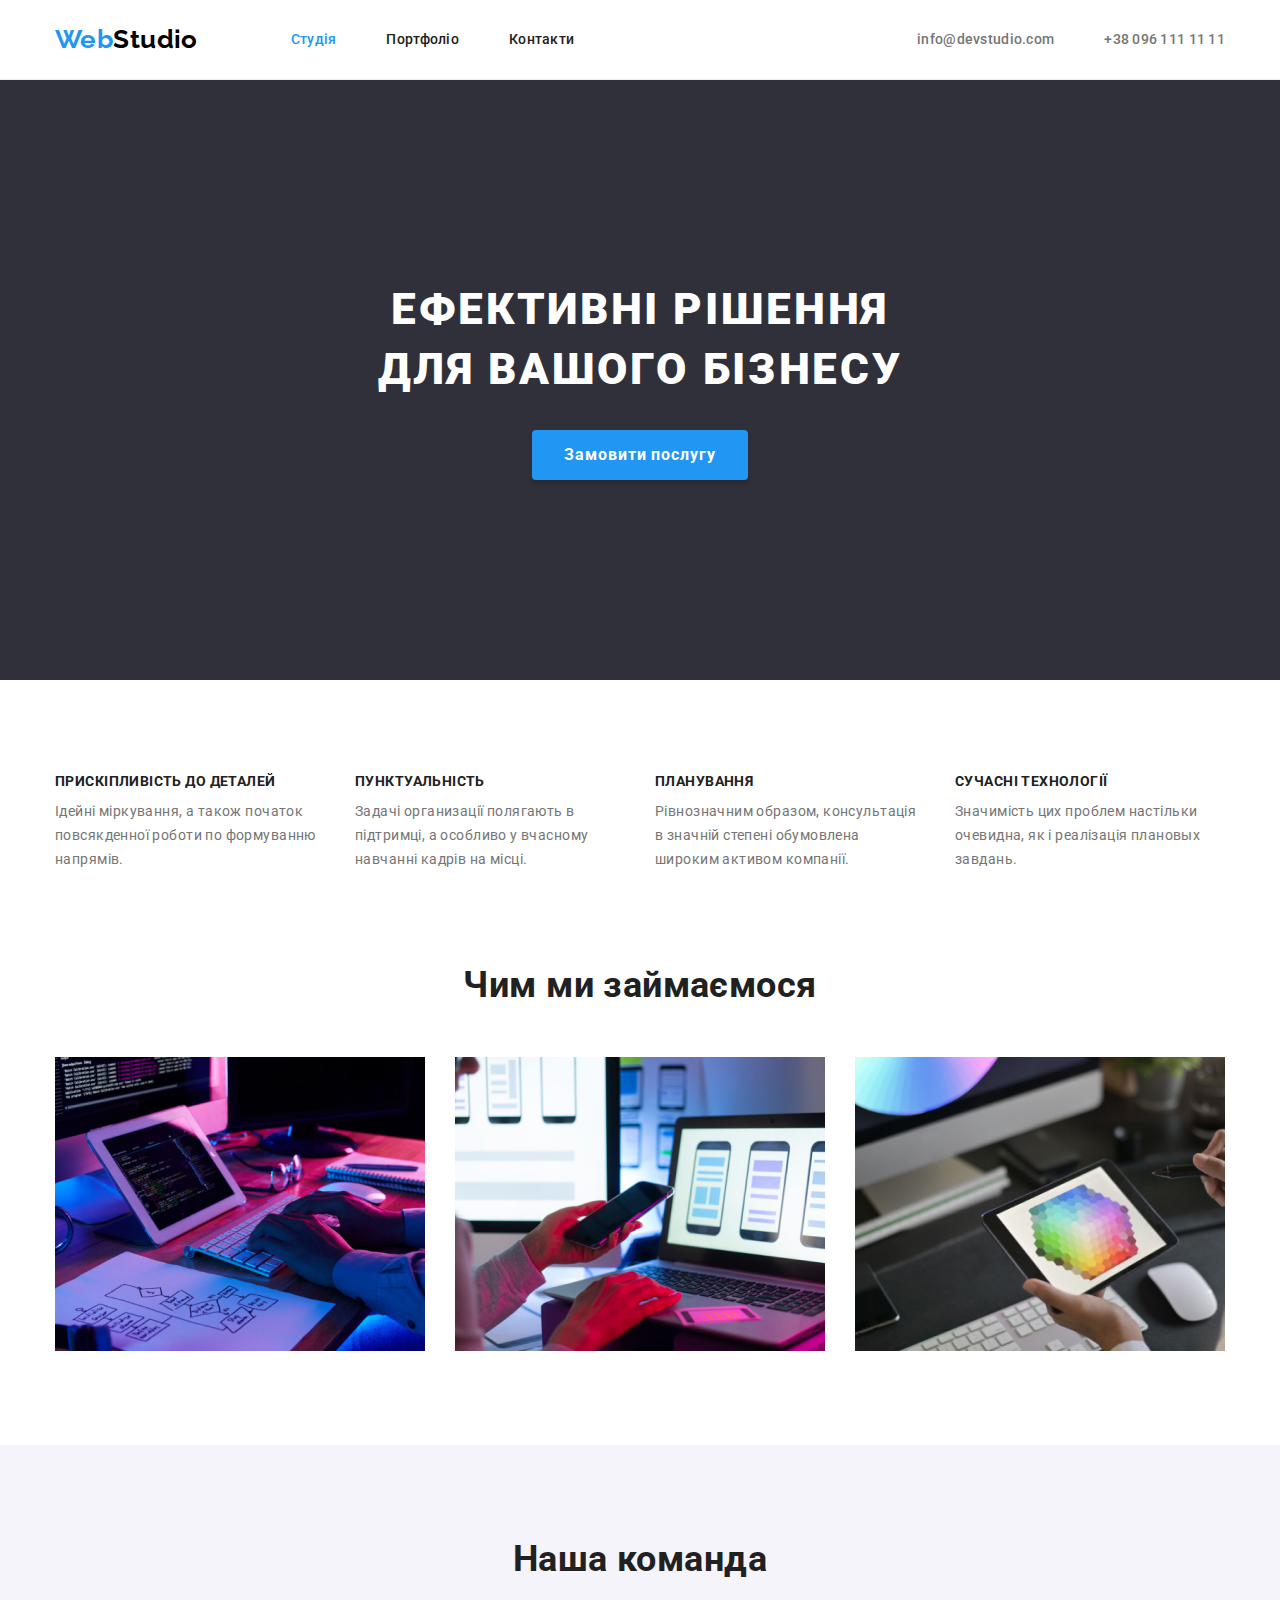
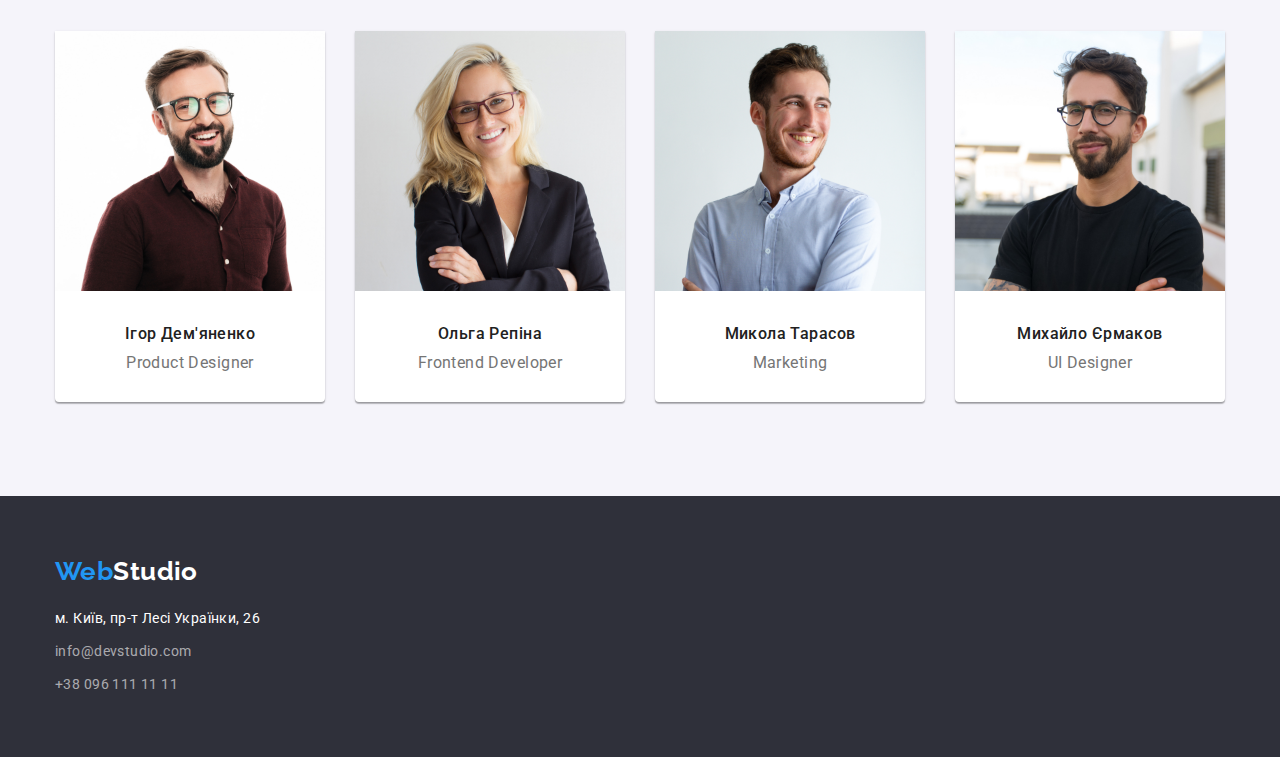
<file: index.html>
<!DOCTYPE html>
<html lang="uk-UA">
  <head>
    <meta charset="UTF-8" />
    <meta http-equiv="X-UA-Compatible" content="IE=edge" />
    <meta name="viewport" content="width=device-width, initial-scale=1.0" />
    <title>Go-IT Studio</title>
    <link rel="preconnect" href="https://fonts.googleapis.com" />
    <link rel="preconnect" href="https://fonts.gstatic.com" crossorigin />
    <link
      href="https://fonts.googleapis.com/css2?family=Raleway:wght@700&family=Roboto:wght@400;500;700;900&display=swap"
      rel="stylesheet"
    />
    <link
      rel="stylesheet"
      href="https://cdnjs.cloudflare.com/ajax/libs/modern-normalize/1.1.0/modern-normalize.min.css"
    />
    <link rel="icon" href="./images/GO-IT.jpg" type="image/jpg" />
    <link rel="stylesheet" href="./css/styles.css" />
  </head>
  <body>
    <div class="content-pozitions">
      <!-- Шапка -->
      <header class="page-header">
        <div class="container">
          <div class="head-box">
            <nav class="head-nav">
              <a href="./index.html" class="logo">
                <span class="logo-left">Web</span>Studio</a
              >
              <ul class="site-nav">
                <li class="nav-item">
                  <a href="./index.html" class="link current">Студія</a>
                </li>
                <li class="nav-item">
                  <a href="./portfolio.html" class="link">Портфоліо</a>
                </li>
                <li class="nav-item"><a href="" class="link">Контакти</a></li>
              </ul>
            </nav>
            <ul class="auth-nav">
              <li class="nav-item">
                <a
                  class="contact-link imail-nav"
                  href="mailto:info@devstudio.com"
                  >info@devstudio.com</a
                >
              </li>
              <li class="nav-item">
                <a class="contact-link telf-nav" href="tel:+380961111111"
                  >+38 096 111 11 11</a
                >
              </li>
            </ul>
          </div>
        </div>
      </header>
      <!-- Section 1 -->
      <main>
        <section class="section-hero">
          <div class="container">
            <h1 class="hero-txt">ЕФЕКТИВНІ РІШЕННЯ ДЛЯ ВАШОГО БІЗНЕСУ</h1>
            <button class="hero-button" type="button">Замовити послугу</button>
          </div>
        </section>
        <!-- Section 2 -->
        <section class="section about">
          <div class="container">
            <h2 class="visually-hidden">Про Нас</h2>
            <ul class="about-us-list">
              <li class="content-box">
                <h3 class="about-us">ПРИСКІПЛИВІСТЬ ДО ДЕТАЛЕЙ</h3>
                <p class="about-us-txt">
                  Ідейні міркування, а також початок повсякденної роботи по
                  формуванню напрямів.
                </p>
              </li>
              <li class="content-box">
                <h3 class="about-us">ПУНКТУАЛЬНІСТЬ</h3>
                <p class="about-us-txt">
                  Задачі организації полягають в підтримці, а особливо у
                  вчасному навчанні кадрів на місці.
                </p>
              </li>
              <li class="content-box">
                <h3 class="about-us">ПЛАНУВАННЯ</h3>
                <p class="about-us-txt">
                  Рівнозначним образом, консультація в значній степені
                  обумовлена широким активом компанії.
                </p>
              </li>
              <li class="content-box">
                <h3 class="about-us">СУЧАСНІ ТЕХНОЛОГІЇ</h3>
                <p class="about-us-txt">
                  Значимість цих проблем настільки очевидна, як і реалізація
                  плановых завдань.
                </p>
              </li>
            </ul>
          </div>
        </section>
        <!-- Section 3 -->
        <section class="section">
          <div class="container">
            <h2 class="section-title">Чим ми займаємося</h2>
            <ul class="title-images">
              <li class="image">
                <img src="./images/work1.jpg" alt="computer work" width="370" />
              </li>
              <li class="image">
                <img
                  src="./images/work2.jpg"
                  alt="work for alaptop"
                  width="370"
                />
              </li>
              <li class="image-last">
                <img
                  src="./images/work3.jpg"
                  alt="work with thetablet"
                  width="370"
                />
              </li>
            </ul>
          </div>
        </section>

        <!-- Section 4 -->
        <section class="section-team">
          <div class="container">
            <h2 class="section-title">Наша команда</h2>
            <!-- Team -->
            <ul class="team-box">
              <li class="team-element">
                <img
                  src="./images/team1.jpg"
                  alt="Ігор Дем'яненко"
                  width="270"
                />
                <h3 class="workers">Ігор Дем'яненко</h3>
                <p class="profession">Product Designer</p>
              </li>
              <li class="team-element">
                <img src="./images/team2.jpg" alt="Ольга Репіна" width="270" />
                <h3 class="workers">Ольга Репіна</h3>
                <p class="profession">Frontend Developer</p>
              </li>
              <li class="team-element">
                <img
                  src="./images/team3.jpg"
                  alt="Микола Тарасов"
                  width="270"
                />
                <h3 class="workers">Микола Тарасов</h3>
                <p class="profession">Marketing</p>
              </li>
              <li class="team-element">
                <img
                  src="./images/team4.jpg"
                  alt="Михайло Єрмаков"
                  width="270"
                />
                <h3 class="workers">Михайло Єрмаков</h3>
                <p class="profession">UI Designer</p>
              </li>
            </ul>
          </div>
        </section>
      </main>
      <!-- Footer -->
      <footer class="footer">
        <div class="container">
          <a class="logo-footer" href="./index.html">
            <span class="logo-left">Web</span>Studio</a
          >
          <address class="footer-address">
            <ul class="footer-contact">
              <li class="address-item">
                <a
                  class="address-sity"
                  href="https://goo.gl/maps/piqngm7oDQpEDh6u6"
                  target="_blank"
                  rel="noopener nofollow noreferrer"
                  >м. Київ, пр-т Лесі Українки, 26</a
                >
              </li>
              <li class="contacts-studio">
                <a class="contacts" href="mailto:info@devstudio.com">
                  info@devstudio.com</a
                >
              </li>
              <li class="contacts-studio">
                <a class="contacts" href="tel:+380961111111">
                  +38 096 111 11 11</a
                >
              </li>
            </ul>
          </address>
        </div>
      </footer>
    </div>
  </body>
</html>
</file>
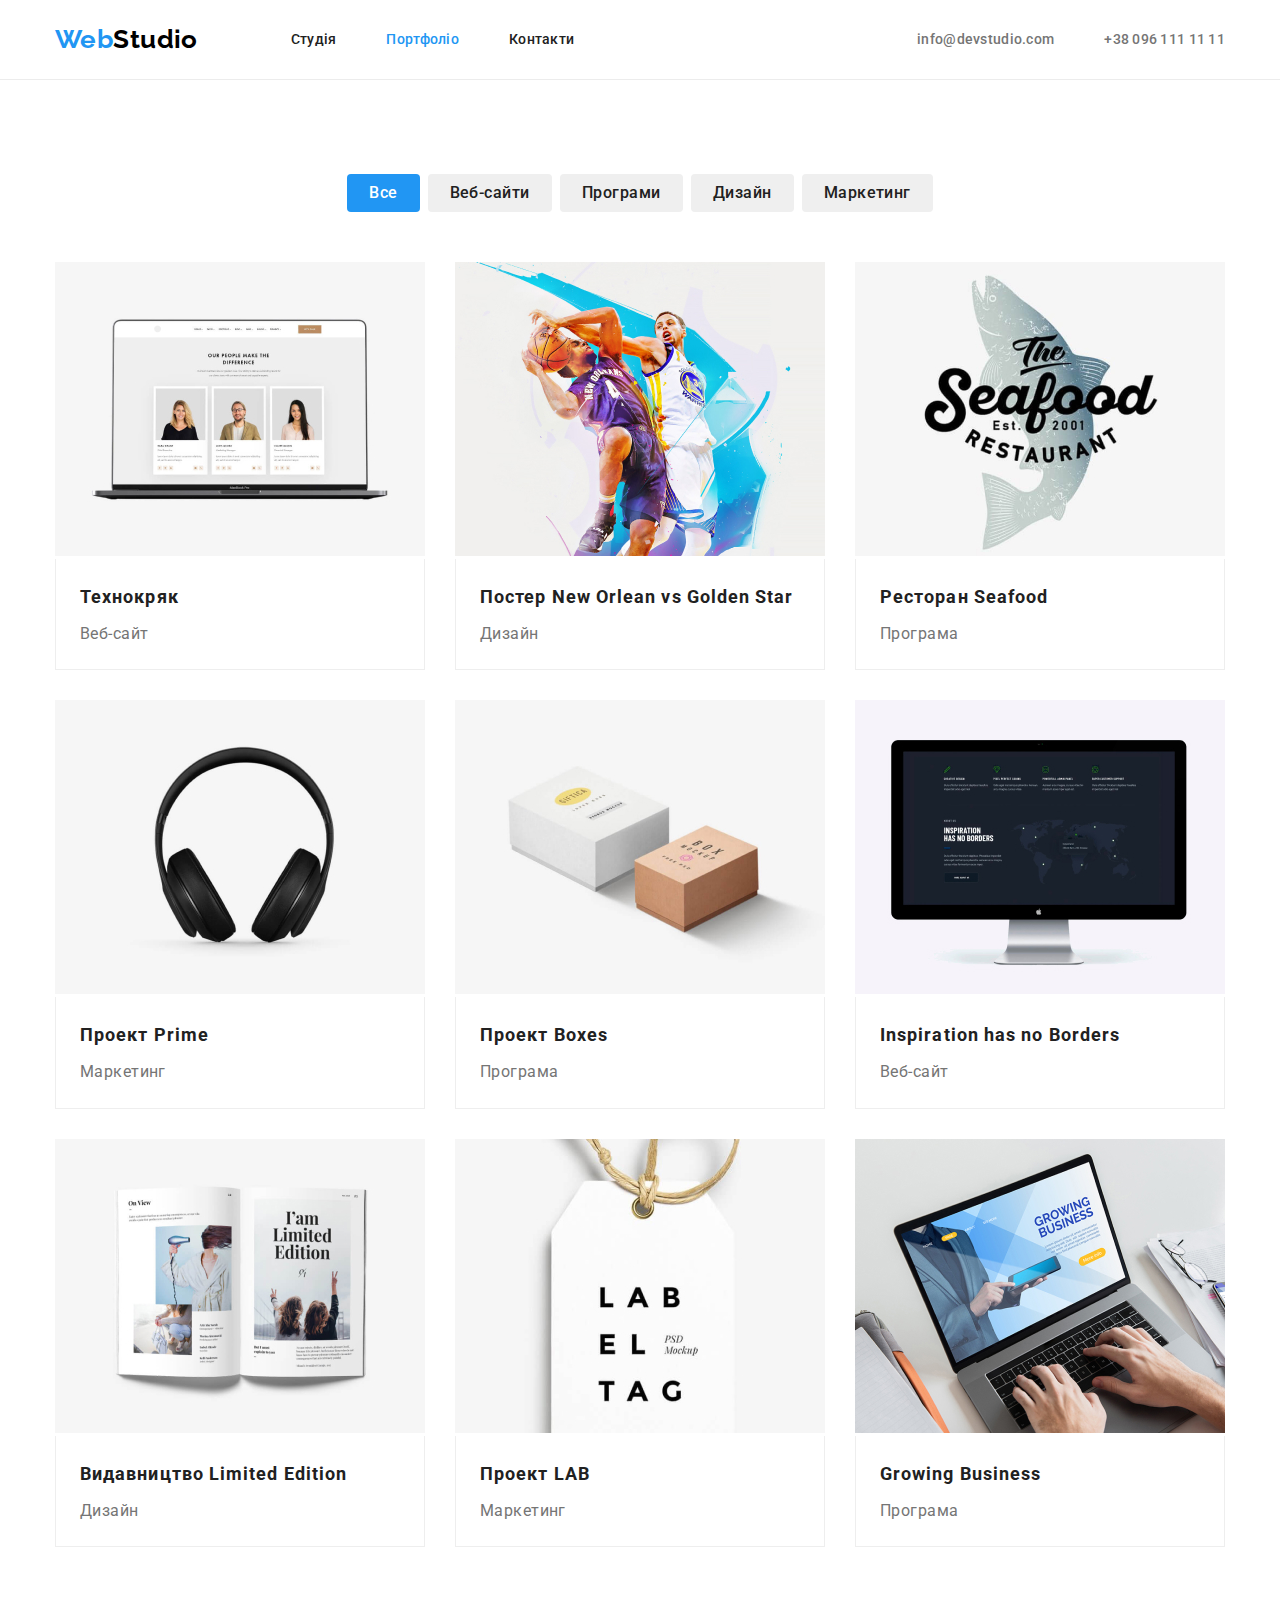
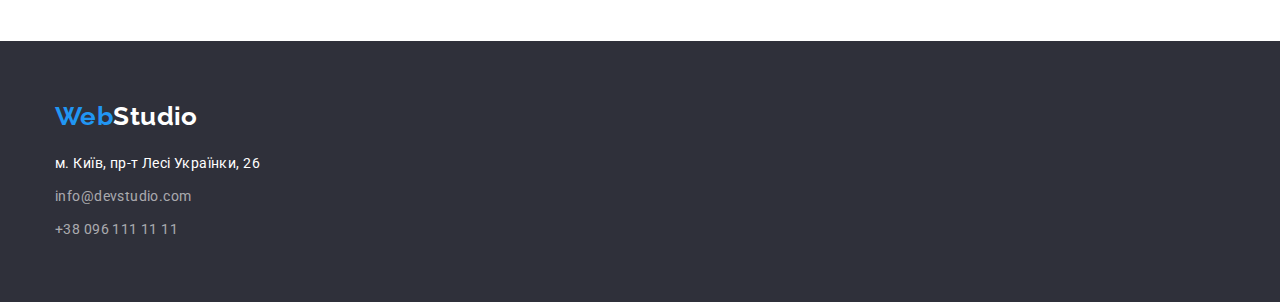
<file: portfolio.html>
<!DOCTYPE html>
<html lang="uk-UA">
  <head>
    <meta charset="UTF-8" />
    <meta http-equiv="X-UA-Compatible" content="IE=edge" />
    <meta name="viewport" content="width=device-width, initial-scale=1.0" />
    <title>Go-IT Portfolio</title>
    <link rel="preconnect" href="https://fonts.googleapis.com" />
    <link rel="preconnect" href="https://fonts.gstatic.com" crossorigin />
    <link
      href="https://fonts.googleapis.com/css2?family=Raleway:wght@700&family=Roboto:wght@400;500;700;900&display=swap"
      rel="stylesheet"
    />
    <link
      rel="stylesheet"
      href="https://cdnjs.cloudflare.com/ajax/libs/modern-normalize/1.1.0/modern-normalize.min.css"
    />
    <link rel="icon" href="./images/GO-IT.jpg" type="image/jpg" />
    <link rel="stylesheet" href="./css/styles.css" />
  </head>
  <body class="body-pozition">
    <div class="content-pozitions">
      <!-- Шапка -->
      <header class="page-header">
        <div class="container">
          <div class="head-box">
            <nav class="head-nav">
              <a href="./index.html" class="logo">
                <span class="logo-left">Web</span>Studio</a
              >
              <ul class="site-nav">
                <li class="nav-item">
                  <a href="./index.html" class="link">Студія</a>
                </li>
                <li class="nav-item">
                  <a href="./portfolio.html" class="link current">Портфоліо</a>
                </li>
                <li class="nav-item"><a href="" class="link">Контакти</a></li>
              </ul>
            </nav>
            <ul class="auth-nav">
              <li class="nav-item">
                <a
                  class="contact-link imail-nav"
                  href="mailto:info@devstudio.com"
                  >info@devstudio.com</a
                >
              </li>
              <li class="nav-item">
                <a class="contact-link telf-nav" href="tel:+380961111111"
                  >+38 096 111 11 11</a
                >
              </li>
            </ul>
          </div>
        </div>
      </header>
      <!-- Портфоліо -->
      <main>
        <section class="section-portfolio">
          <div class="container">
            <h1 class="visually-hidden">Портфоліо</h1>
            <!-- Фільтр -->
            <ul class="buttons">
              <li class="bgr-of-buttons">
                <button type="button" class="list-of-buttons current">
                  Все
                </button>
              </li>
              <li class="bgr-of-buttons">
                <button type="button" class="list-of-buttons">Веб-сайти</button>
              </li>
              <li class="bgr-of-buttons">
                <button type="button" class="list-of-buttons">Програми</button>
              </li>
              <li class="bgr-of-buttons">
                <button type="button" class="list-of-buttons">Дизайн</button>
              </li>
              <li class="bgr-of-buttons">
                <button type="button" class="list-of-buttons">Маркетинг</button>
              </li>
            </ul>

            <!-- Проект 1-3 -->
            <ul class="work-list-pozition">
              <li class="work-elements">
                <img
                  src="./images/images.p2/tekhno.jpg"
                  alt="Techno-crack"
                  width="370"
                />
                <div class="decoration-work-lilt">
                  <h2 class="titles-of-works">Технокряк</h2>
                  <p class="paragraphs-of-works">Веб-сайт</p>
                </div>
              </li>
              <li class="work-elements">
                <img
                  src="./images/images.p2/goldenstar.jpg"
                  alt="Poster New Orlean vs Golden Star"
                  width="370"
                />
                <div class="decoration-work-lilt">
                  <h2 class="titles-of-works">
                    Постер New Orlean vs Golden Star
                  </h2>
                  <p class="paragraphs-of-works">Дизайн</p>
                </div>
              </li>
              <li class="work-elements">
                <img
                  src="./images/images.p2/seafood.jpg"
                  alt=" Restaurant Seafood"
                  width="370"
                />
                <div class="decoration-work-lilt">
                  <h2 class="titles-of-works">Ресторан Seafood</h2>
                  <p class="paragraphs-of-works">Програма</p>
                </div>
              </li>
              <!-- Проект 4-6 -->
              <li class="work-elements">
                <img
                  src="./images/images.p2/prime.jpg"
                  alt="Headphones"
                  width="370"
                />
                <div class="decoration-work-lilt">
                  <h2 class="titles-of-works">Проект Prime</h2>
                  <p class="paragraphs-of-works">Маркетинг</p>
                </div>
              </li>
              <li class="work-elements">
                <img
                  src="./images/images.p2/boxes.jpg"
                  alt="boxes"
                  width="370"
                />
                <div class="decoration-work-lilt">
                  <h2 class="titles-of-works">Проект Boxes</h2>
                  <p class="paragraphs-of-works">Програма</p>
                </div>
              </li>
              <li class="work-elements">
                <img
                  src="./images/images.p2/borders.jpg"
                  alt="Monitor"
                  width="370"
                />
                <div class="decoration-work-lilt">
                  <h2 class="titles-of-works">Inspiration has no Borders</h2>
                  <p class="paragraphs-of-works">Веб-сайт</p>
                </div>
              </li>
              <!-- Проект 7-9 -->
              <li class="work-elements">
                <img
                  src="./images/images.p2/limited.jpg"
                  alt="Limited Edition"
                  width="370"
                />
                <div class="decoration-work-lilt">
                  <h2 class="titles-of-works">Видавництво Limited Edition</h2>
                  <p class="paragraphs-of-works">Дизайн</p>
                </div>
              </li>
              <li class="work-elements">
                <img
                  src="./images/images.p2/projectlab.jpg"
                  alt="Project LAB"
                  width="370"
                />
                <div class="decoration-work-lilt">
                  <h2 class="titles-of-works">Проект LAB</h2>
                  <p class="paragraphs-of-works">Маркетинг</p>
                </div>
              </li>
              <li class="work-elements">
                <img
                  src="./images/images.p2/growing.jpg"
                  alt="Growing Business"
                  width="370"
                />
                <div class="decoration-work-lilt">
                  <h2 class="titles-of-works">Growing Business</h2>
                  <p class="paragraphs-of-works">Програма</p>
                </div>
              </li>
            </ul>
          </div>
        </section>
      </main>
      <!-- Підвал -->
      <footer class="footer">
        <div class="container">
          <a class="logo-footer" href="./index.html">
            <span class="logo-left">Web</span>Studio</a
          >
          <address class="footer-address">
            <ul class="footer-contact">
              <li class="address-item">
                <a
                  class="address-sity"
                  href="https://goo.gl/maps/piqngm7oDQpEDh6u6"
                  target="_blank"
                  rel="noopener nofollow noreferrer"
                  >м. Київ, пр-т Лесі Українки, 26</a
                >
              </li>
              <li class="contacts-studio">
                <a class="contacts" href="mailto:info@devstudio.com">
                  info@devstudio.com</a
                >
              </li>
              <li class="contacts-studio">
                <a class="contacts" href="tel:+380961111111">
                  +38 096 111 11 11</a
                >
              </li>
            </ul>
          </address>
        </div>
      </footer>
    </div>
  </body>
</html>
</file>
<file: css/styles.css>
:root {
  --primary-text-color: #757575;
  --title-text-color: #212121;
  --accent-color: #2196f3;
  --color-white: #ffffff;
  --primary-section-fon: #2f303a;

  /* decoration */
  --decoration-work-list: #eeeeee;
  --decoration-buttons-filtr: #f5f4fa;
  --decoration-buttons-2: #a9a9ad;
}

*,
*::before,
*::after {
  margin: 0;
}

body {
  color: var(--primary-text-color);
  font-family: Roboto, sans-serif;
  font-weight: 400;
  letter-spacing: 0.03em;
  font-size: 14px;
}

.container {
  max-width: 1200px;
  margin: 0 auto;
  padding: 0 15px;
}

/* ШАПКА */

.page-header {
  background-color: var(--color-white);
  border-bottom: 1px solid #ececec;

  padding: 24px 0;
}

.head-box {
  display: flex;
  align-items: center;
}

.head-nav {
  display: flex;
  align-items: center;
}

.logo-left {
  color: var(--accent-color);
  font-family: Raleway, sans-serif;
  font-weight: 700;
  font-size: 26px;
  line-height: 1.19;
}

.logo {
  color: #000000;
  font-family: Raleway, sans-serif;
  font-weight: 700;
  font-size: 26px;
  line-height: 1.19;
  text-decoration: none;
}

.link {
  color: var(--title-text-color);
  font-weight: 500;
  line-height: 1.14;
  letter-spacing: 0.02em;
  text-decoration: none;
}

.site-nav {
  margin-left: 93px;
  display: flex;
}

.site-nav .nav-item:not(:last-child) {
  margin-right: 50px;
}

.site-nav :focus {
  background-color: var(--color-white);
  color: var(--accent-color);
}

.site-nav :hover {
  color: var(--accent-color);
}

.site-nav .link.current {
  color: var(--accent-color);
}

.auth-nav :focus {
  background-color: var(--color-white);
  color: var(--accent-color);
}

.auth-nav :hover {
  color: var(--accent-color);
}

.auth-nav .nav-item + .nav-item {
  margin-left: 50px;
}

.auth-nav {
  display: flex;
  margin-left: auto;
}

.contact-link {
  color: var(--primary-text-color);
  font-weight: 500;
  line-height: 1.14;
  letter-spacing: 0.02em;
  text-decoration: none;
}

/* Добавляє заголовкам стиль */

h1,
h2,
h3 {
  color: var(--title-text-color);
}

button {
  cursor: pointer;
}

/* Секція 1 */

.section-hero {
  background: var(--primary-section-fon);

  text-align: center;

  padding: 200px 0;
}

.hero-txt {
  margin-left: auto;
  margin-right: auto;

  background-color: var(--primary-section-fon);
  color: var(--color-white);
  font-family: Roboto, sans-serif;
  max-width: 600px;
  font-weight: 900;
  font-size: 44px;
  line-height: 1.36;
  text-align: center;
  letter-spacing: 0.06em;
}

.hero-button {
  margin-top: 30px;
  margin-left: auto;
  margin-right: auto;

  padding: 10px 32px;

  background-color: var(--accent-color);
  color: var(--color-white);
  font-family: inherit;
  font-style: normal;
  font-weight: 700;
  font-size: 16px;
  line-height: 1.9;
  display: flex;
  align-items: center;
  text-align: center;
  letter-spacing: 0.06em;
  box-shadow: 0px 4px 4px rgba(0, 0, 0, 0.15);
  border: 0;
  border-radius: 4px;
}

/* Секція 2 */

.section {
  padding: 94px 0;
  background: var(--color-white);
}

.about {
  padding-bottom: 0;
}

.about-us-list {
  display: flex;
  flex-wrap: wrap;
  gap: 30px;
  justify-content: center;
}

.content-box {
  max-width: 270px;
  display: flex;
  flex-direction: column;
}

.about-us {
  line-height: 1.14;
  text-transform: uppercase;
  font-size: 14px;
}

.about-us-txt {
  margin-top: 10px;

  line-height: 1.7;
}

/* Секція 3 */

.title-images {
  margin-top: 50px;

  display: flex;
}

.image {
  max-width: 370px;
  max-height: 294px;
  margin-right: 30px;
}

.image-last {
  max-width: 370px;
  max-height: 294px;
}

.section-title {
  font-size: 36px;
  line-height: 1.16;
  text-align: center;
}

/* Секція 4 "Team" */

.section-team {
  padding: 94px 0;

  background-color: #f5f4fa;
}

.team-box {
  display: flex;
  flex-wrap: wrap;
  gap: 30px;

  margin-top: 50px;
}

.team-element {
  background: #ffffff;

  box-shadow: 0px 1px 3px rgba(0, 0, 0, 0.12), 0px 1px 1px rgba(0, 0, 0, 0.14),
    0px 2px 1px rgba(0, 0, 0, 0.2);
  border-radius: 0px 0px 4px 4px;
  text-align: center;
}

.workers {
  margin-top: 30px;

  font-weight: 500;
  font-size: 16px;
  line-height: 1.2;
}

.profession {
  margin-top: 10px;
  padding-bottom: 30px;

  font-size: 16px;
  line-height: 1.2;
}

/* Підвал */

.footer {
  padding: 60px 0;

  background: var(--primary-section-fon);
}

.logo-footer {
  color: var(--color-white);
  font-family: Raleway, sans-serif;
  font-weight: 700;
  font-size: 26px;
  line-height: 1.19;
  text-decoration: none;
  display: inline-block;
}

.footer-contact :not(:last-child) {
  padding-bottom: 9px;
}

.footer-address {
  margin-top: 20px;
}

.address-item .address-sity {
  display: flex;
  align-items: center;
}

.address-sity {
  font-style: normal;
  line-height: 1.7;
  text-decoration: none;
  color: var(--color-white);
}

.contacts {
  font-style: normal;
  line-height: 1.7;
  text-decoration: none;
  color: rgba(255, 255, 255, 0.6);
}

.contacts-studio :hover,
:focus {
  background-color: var(--primary-section-fon);
  color: var(--accent-color);
}

/* Прибирає список з "li" */
ul {
  list-style: none;
  padding: 0;
}

/* Скриті заголовки */
.visually-hidden {
  position: absolute;
  width: 1px;
  height: 1px;
  margin: -1px;
  border: 0;
  padding: 0;
  white-space: nowrap;
  clip-path: inset(100%);
  clip: rect(0 0 0 0);
  overflow: hidden;
}

/* PAGE #-2 */

.section-portfolio {
  padding: 94px 0;
}

.buttons {
  margin-bottom: 50px;
  display: flex;
  justify-content: center;
  gap: 8px;
}

.list-of-buttons {
  padding: 6px 22px;

  border: none;
  border-radius: 4px;

  font-family: Roboto, sans-serif;
  font-style: normal;
  font-weight: 500;
  font-size: 16px;
  line-height: 1.62;
  letter-spacing: 0.03em;
  color: var(--title-text-color);
  cursor: pointer;
}

.bgr-of-buttons :hover {
  background-color: var(--accent-color);
  color: var(--color-white);
}

.buttons :focus {
  background-color: var(--accent-color);
  color: var(--color-white);
}

.buttons .current {
  background-color: var(--accent-color);
  color: var(--color-white);
}

.titles-of-works {
  font-size: 18px;
  line-height: 2;
  letter-spacing: 0.06em;
  color: var(--title-text-color);
}

.paragraphs-of-works {
  margin-top: 4px;

  font-size: 16px;
  line-height: 1.9;
  color: var(--primary-text-color);
}

.work-list {
  width: 1200px;
  padding: 0 15px;
}

.work-list-pozition {
  display: flex;
  flex-wrap: wrap;
  margin: -15px;
}

.work-elements {
  width: 370px;
  margin: 15px;
}

.decoration-work-lilt {
  border-left: 1px solid var(--decoration-work-list);
  border-right: 1px solid var(--decoration-work-list);
  border-bottom: 1px solid var(--decoration-work-list);

  padding: 20px 24px;
}
</file>
